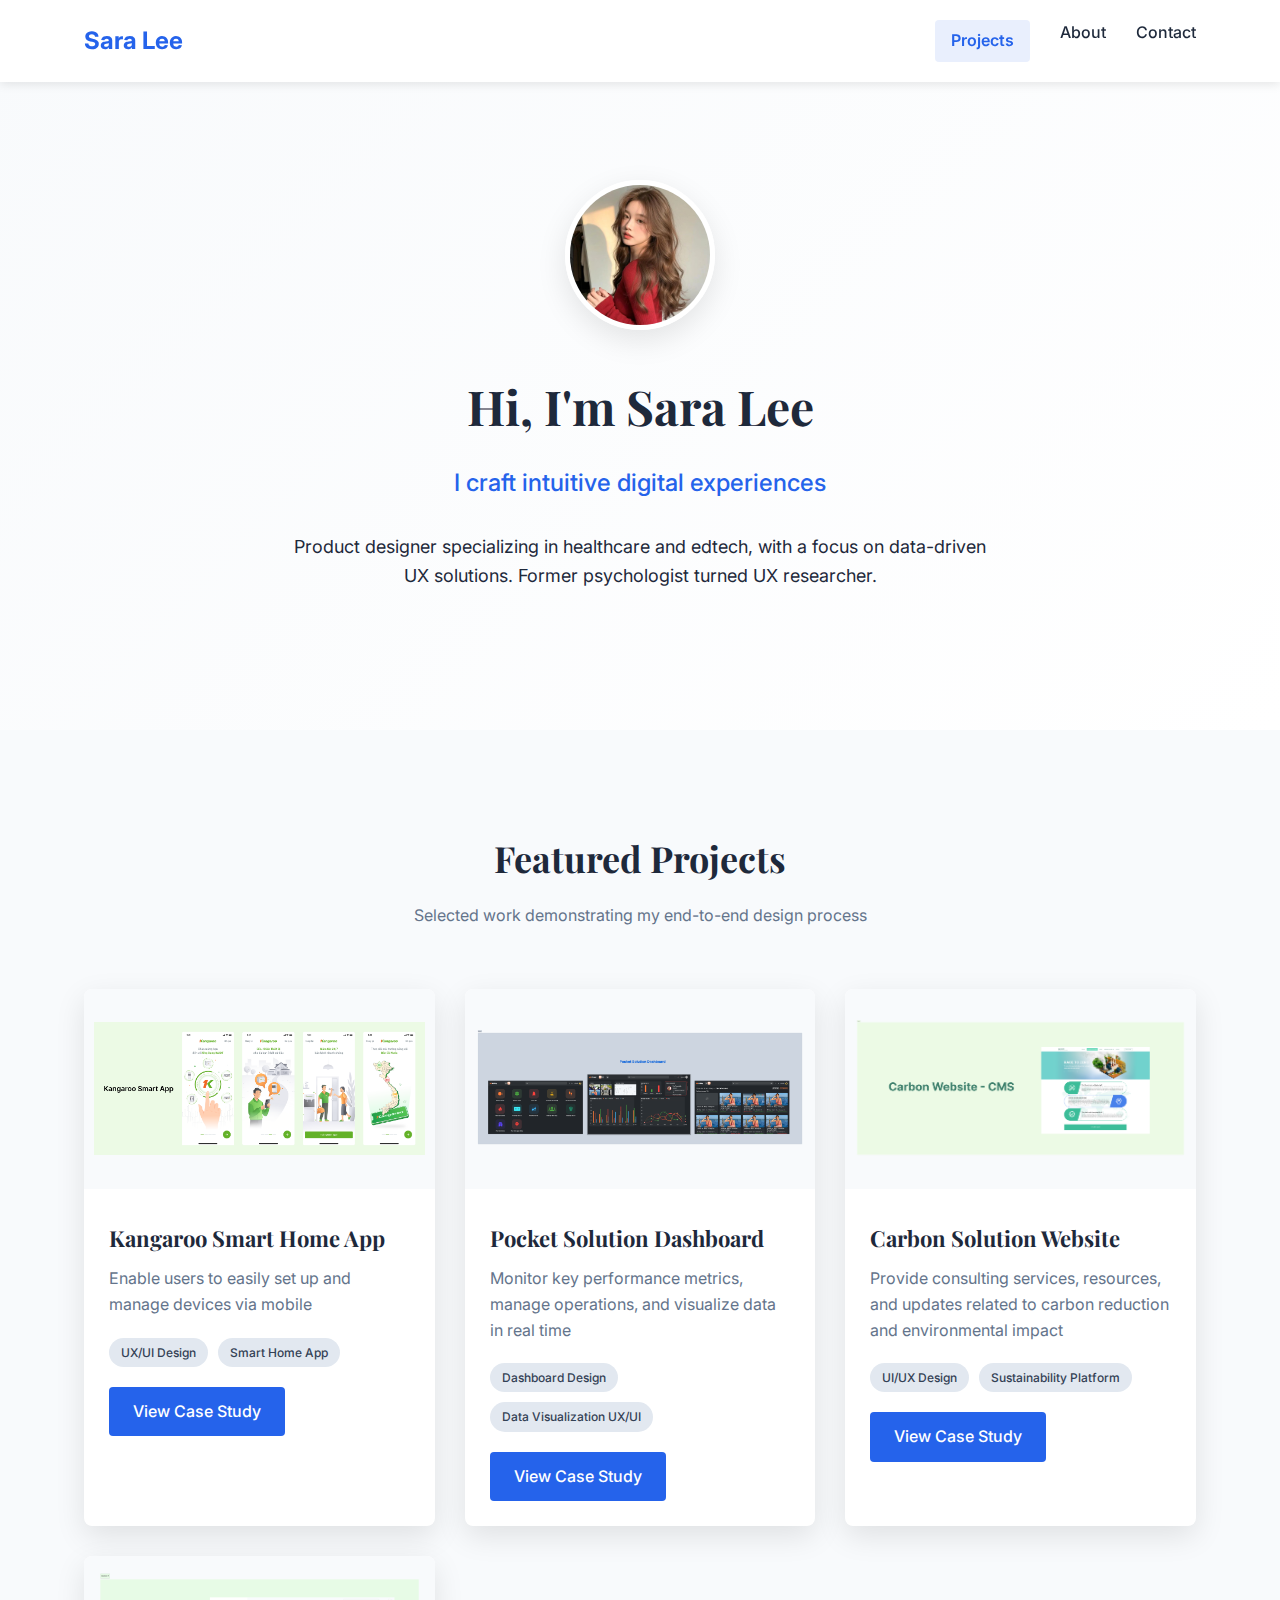
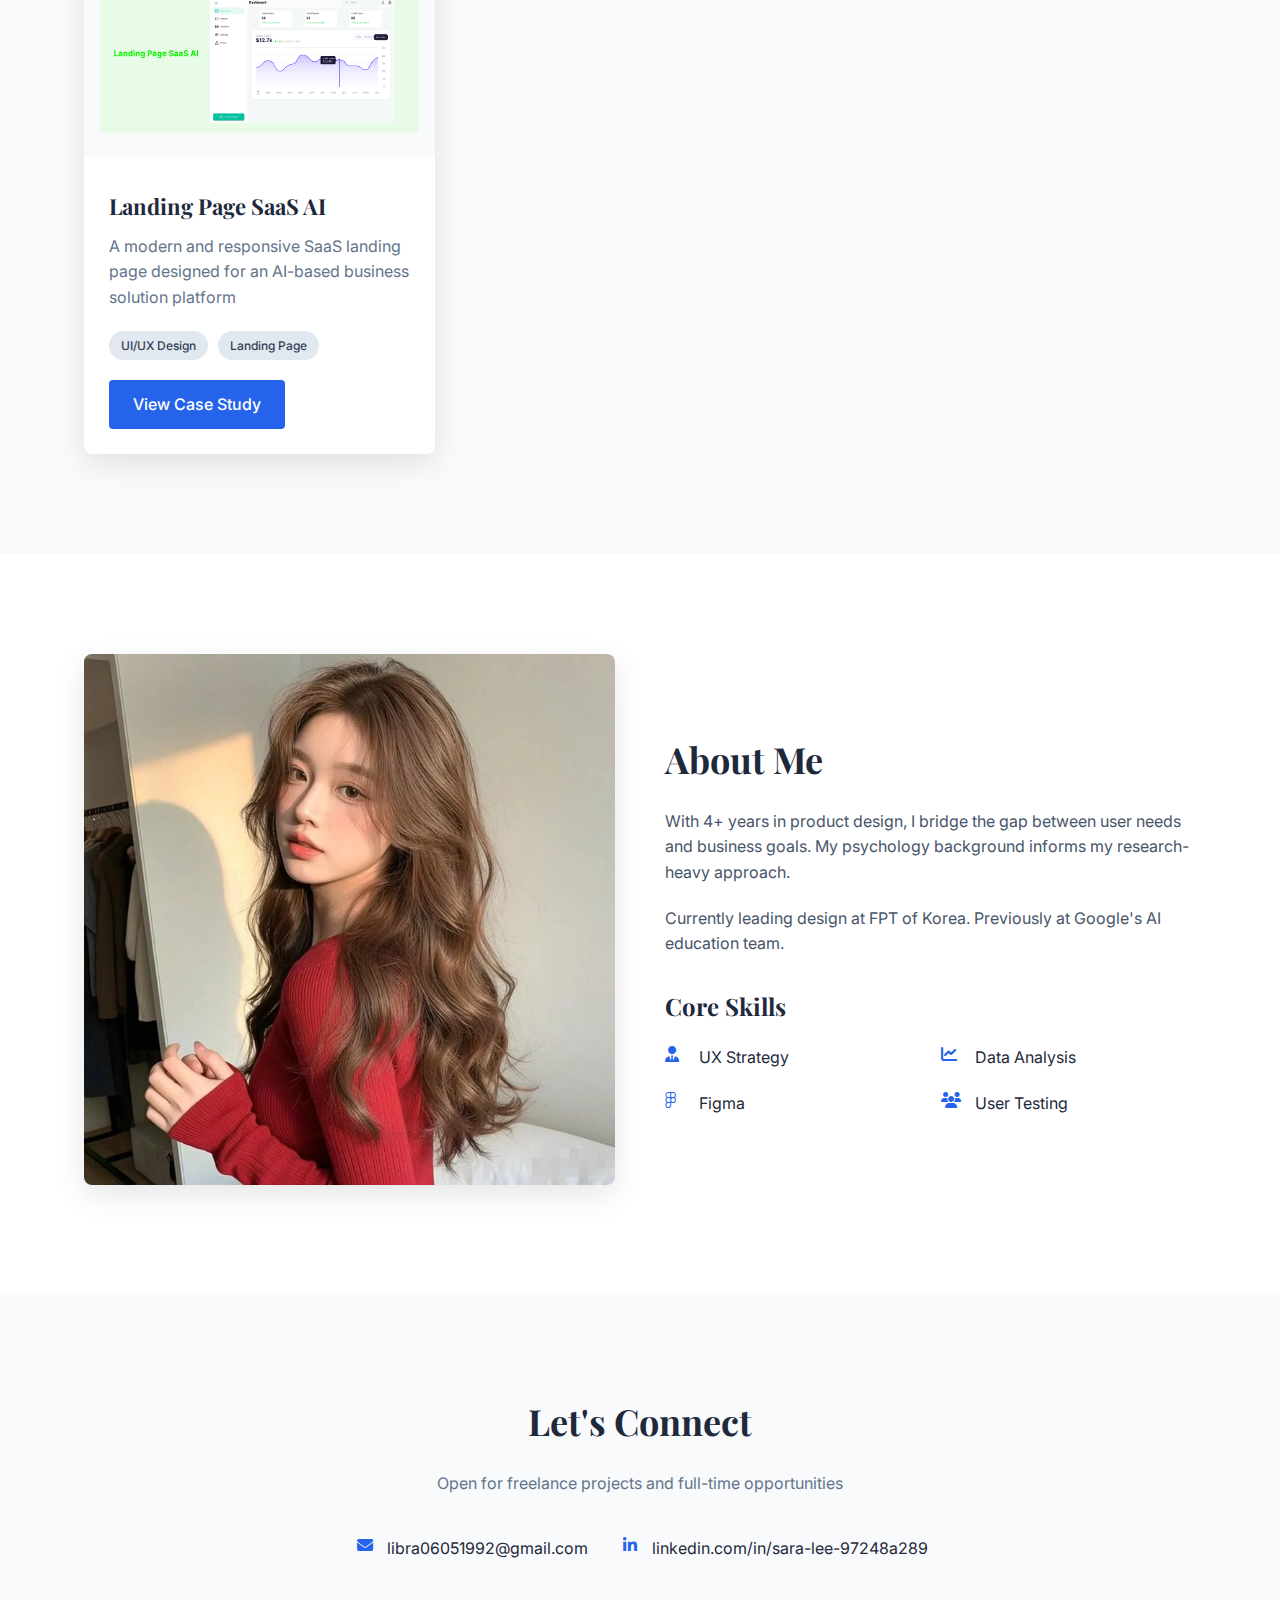
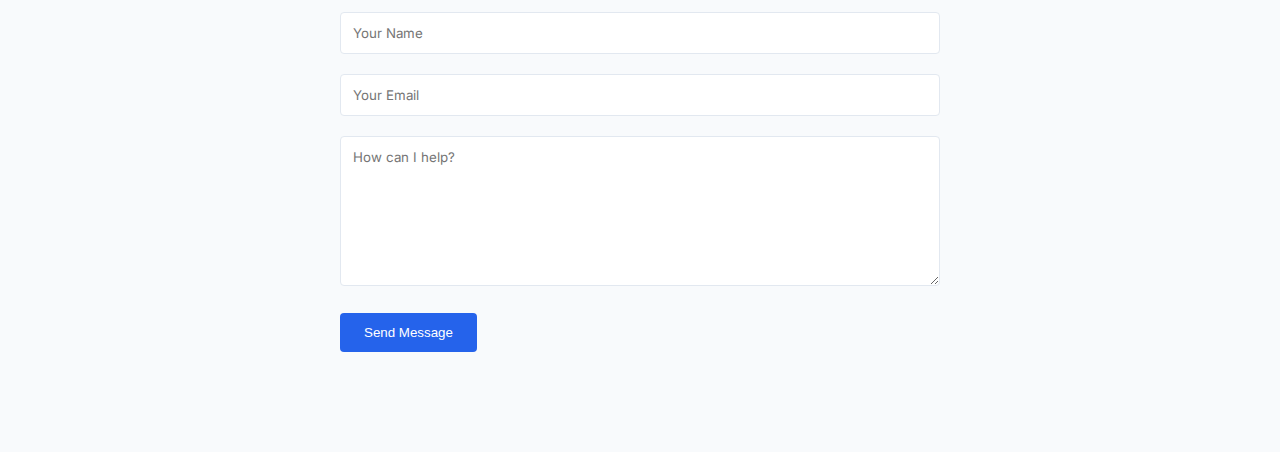
<file: index.html>
<!DOCTYPE html>
<html lang="en">
<head>
    <meta charset="UTF-8">
    <meta name="viewport" content="width=device-width, initial-scale=1.0">
    <title>Sara Lee | UI/UX Designer</title>
    <link rel="stylesheet" href="https://cdnjs.cloudflare.com/ajax/libs/font-awesome/6.4.0/css/all.min.css">
    <link href="https://fonts.googleapis.com/css2?family=Inter:wght@400;500;600&family=Playfair+Display:wght@700&display=swap" rel="stylesheet">
    <link rel="stylesheet" href="css/style.css">
</head>
<body>
    <!-- Header -->
    <header>
        <div class="container">
            <nav>
                <a href="#" class="logo">Sara Lee</a>
                <div class="nav-links">
                    <a href="#projects">Projects</a>
                    <a href="#about">About</a>
                    <a href="#contact">Contact</a>
                </div>
                <button class="menu-toggle" aria-label="Toggle navigation">
                    <i class="fas fa-bars"></i>
                </button>
            </nav>
        </div>
    </header>

    <!-- Hero Section -->
    <section class="hero">
        <div class="container">
            <img src="images/avt.png" alt="Alex Chen" class="hero-avatar">
            <h1>Hi, I'm Sara Lee</h1>
            <p class="slogan">I craft intuitive digital experiences</p>
            <p class="intro">Product designer specializing in healthcare and edtech, with a focus on data-driven UX solutions. Former psychologist turned UX researcher.</p>
            <!-- <div class="hero-actions">
                <a href="assets/-resume.pdf" class="btn btn-primary">Download Resume</a>
                <a href="#projects" class="btn btn-secondary">View Work</a>
            </div> -->
            <!-- <div class="social-links">
                <a href="#"><i class="fab fa-behance"></i></a>
                <a href="#"><i class="fab fa-dribbble"></i></a>
                <a href="#"><i class="fab fa-linkedin-in"></i></a>
            </div> -->
        </div>
    </section>

    <!-- Projects Section -->
    <section class="section" id="projects">
        <div class="container">
            <div class="section-title">
                <h2>Featured Projects</h2>
                <p>Selected work demonstrating my end-to-end design process</p>
            </div>
            <div class="projects-grid">
                <!-- Project 1 -->
                <div class="project-card">
                    <img src="images/logo_project_1.png" alt="Kangaroo Smart Home App" class="project-img">
                    <div class="project-info">
                        <h3>Kangaroo Smart Home App</h3>
                        <p>Enable users to easily set up and manage devices via mobile</p>
                        <div class="project-tags">
                            <span class="project-tag">UX/UI Design</span>
                            <span class="project-tag">Smart Home App</span>
                        </div>
                        <a href="project1.html" class="btn btn-primary">View Case Study</a>
                    </div>
                </div>
                
                <!-- Project 2 -->
                <div class="project-card">
                    <img src="images/logo_project_2.png" alt="Pocket Solution Dashboard" class="project-img">
                    <div class="project-info">
                        <h3>Pocket Solution Dashboard</h3>
                        <p>Monitor key performance metrics, manage operations, and visualize data in real time</p>
                        <div class="project-tags">
                            <span class="project-tag">Dashboard Design</span>
                            <span class="project-tag">Data Visualization UX/UI</span>
                        </div>
                        <a href="project2.html" class="btn btn-primary">View Case Study</a>
                    </div>
                </div>
                
                <!-- Project 3 -->
                <div class="project-card">
                    <img src="images/logo_project_3.png" alt="Carbon Website - CMS" class="project-img">
                    <div class="project-info">
                        <h3>Carbon Solution Website</h3>
                        <p>Provide consulting services, resources, and updates related to carbon reduction and environmental impact</p>
                        <div class="project-tags">
                            <span class="project-tag">UI/UX Design</span>
                            <span class="project-tag">Sustainability Platform</span>
                        </div>
                        <a href="project3.html" class="btn btn-primary">View Case Study</a>
                    </div>
                </div>

                <!-- Project 4 -->
                <div class="project-card">
                    <img src="images/logo_project_4.png" alt="Landing Page SaaS AI" class="project-img">
                    <div class="project-info">
                        <h3>Landing Page SaaS AI</h3>
                        <p>A modern and responsive SaaS landing page designed for an AI-based business solution platform</p>
                        <div class="project-tags">
                            <span class="project-tag">UI/UX Design</span>
                            <span class="project-tag">Landing Page</span>
                        </div>
                        <a href="project4.html" class="btn btn-primary">View Case Study</a>
                    </div>
                </div>
            </div>
        </div>
    </section>

    <!-- About Section -->
    <section class="section about" id="about">
        <div class="container">
            <div class="about-content">
                <div>
                    <img src="images/avt.png" alt="About Alex Chen" class="about-img">
                </div>
                <div class="about-text">
                    <h2>About Me</h2>
                    <p>With 4+ years in product design, I bridge the gap between user needs and business goals. My psychology background informs my research-heavy approach.</p>
                    <p>Currently leading design at FPT of Korea. Previously at Google's AI education team.</p>
                    
                    <div class="skills">
                        <h3>Core Skills</h3>
                        <div class="skills-grid">
                            <div class="skill-item">
                                <i class="fas fa-user-tie skill-icon"></i>
                                <span>UX Strategy</span>
                            </div>
                            <div class="skill-item">
                                <i class="fas fa-chart-line skill-icon"></i>
                                <span>Data Analysis</span>
                            </div>
                            <div class="skill-item">
                                <i class="fab fa-figma skill-icon"></i>
                                <span>Figma</span>
                            </div>
                            <div class="skill-item">
                                <i class="fas fa-users skill-icon"></i>
                                <span>User Testing</span>
                            </div>
                        </div>
                    </div>
                </div>
            </div>
        </div>
    </section>

    <!-- Contact Section -->
    <section class="section contact" id="contact">
        <div class="container">
            <h2>Let's Connect</h2>
            <p>Open for freelance projects and full-time opportunities</p>
            
            <div class="contact-info">
                <div class="contact-item">
                    <i class="fas fa-envelope contact-icon"></i>
                    <span>libra06051992@gmail.com</span>
                </div>
                <div class="contact-item">
                    <i class="fab fa-linkedin-in contact-icon"></i>
                    <span>linkedin.com/in/sara-lee-97248a289</span>
                </div>
            </div>
            
            <form id="contact-form" class="contact-form" action="https://formspree.io/f/meopvwnn" method="post">
                <div class="form-group">
                    <input type="text" id="name" name="name" placeholder="Your Name" required>
                </div>
                <div class="form-group">
                    <input type="email" id="email" name="email" placeholder="Your Email" required>
                </div>
                <div class="form-group">
                    <textarea id="message" name="message" placeholder="How can I help?" required></textarea>
                </div>
                <button type="submit" class="btn btn-primary">Send Message</button>
            </form>
        </div>
    </section>

    <script src="js/main.js"></script>
    <script>
    document.getElementById("contact-form").addEventListener("submit", function(e) {
    e.preventDefault();
    const form = e.target;

    fetch(form.action, {
        method: form.method,
        body: new FormData(form),
        headers: { Accept: "application/json" }
    })
    .then(response => {
        if (response.ok) {
        alert("✅ Thank you! Your message has been sent successfully.");
        form.reset();
        } else {
        alert("❌ Oops! Something went wrong, please try again later.");
        }
    })
    .catch(() => {
        alert("⚠️ Network error. Please try again.");
    });
    });
    </script>

</body>
</html>
</file>
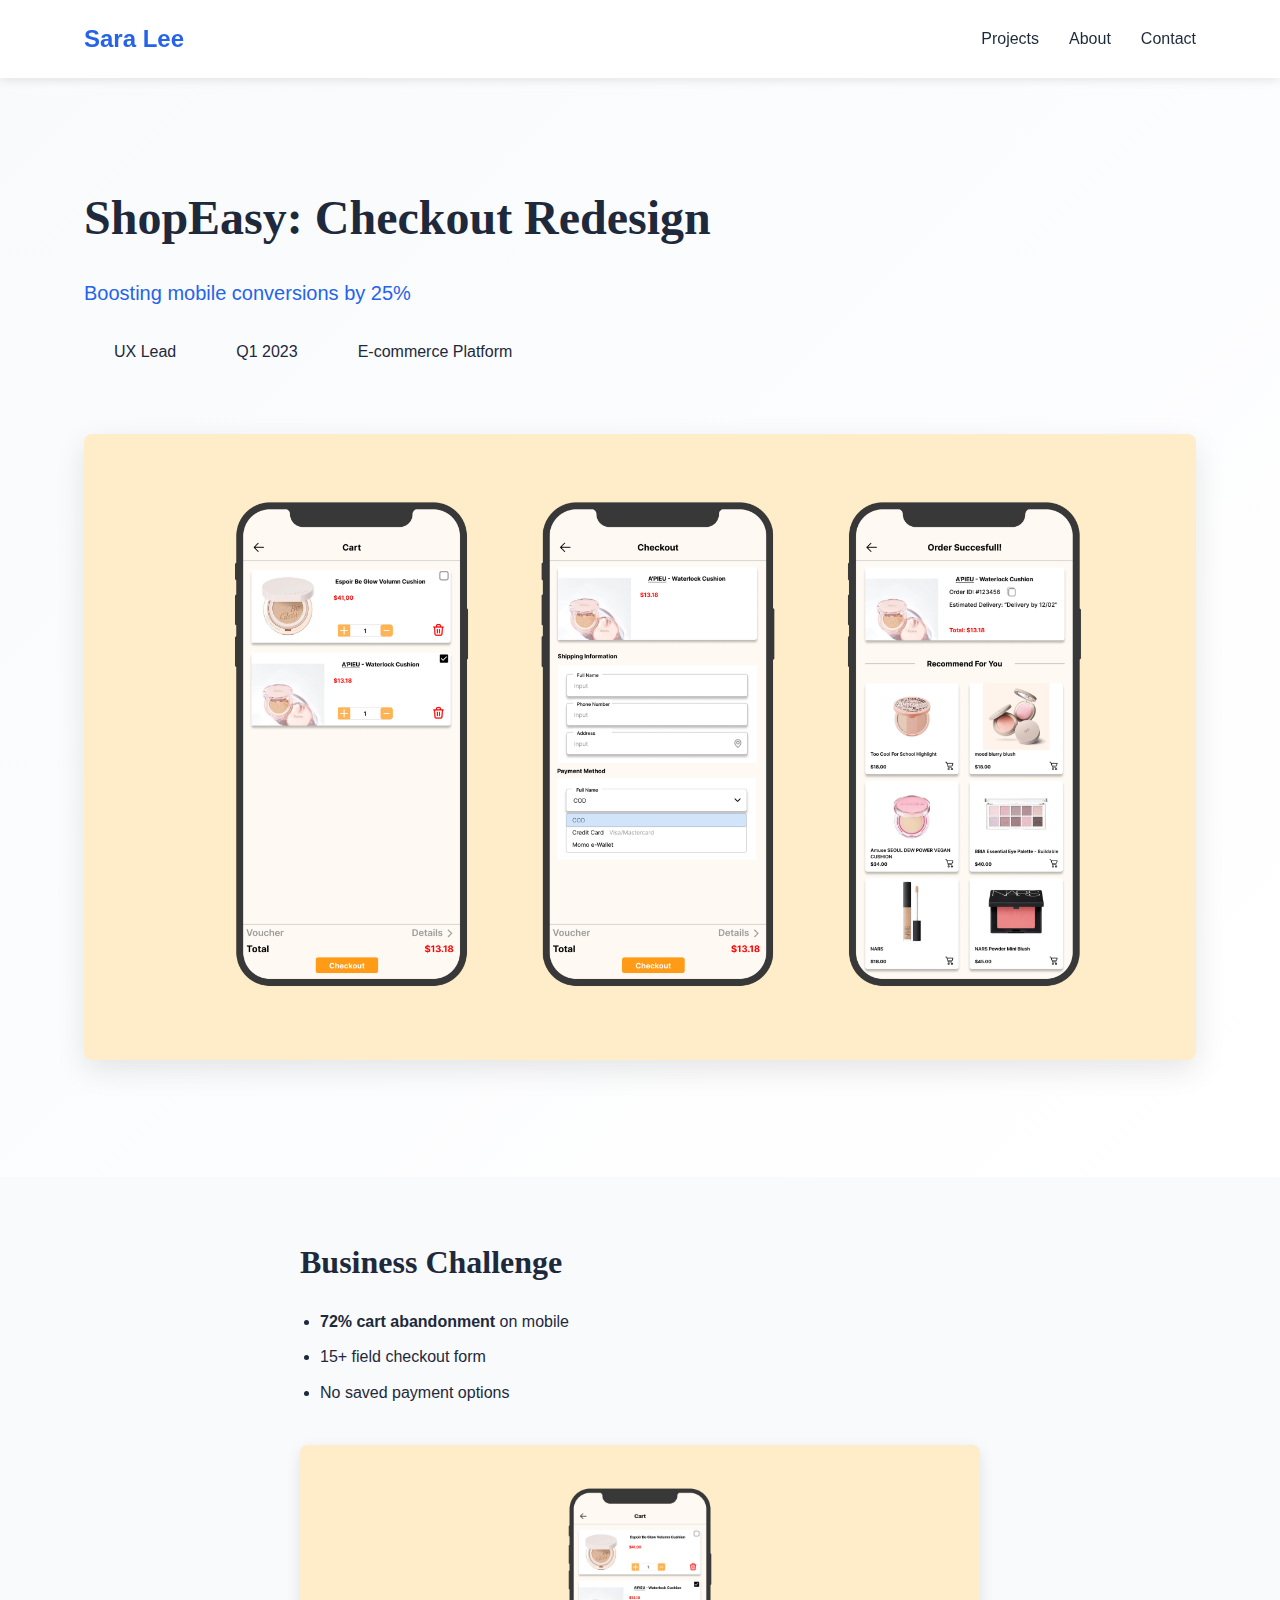
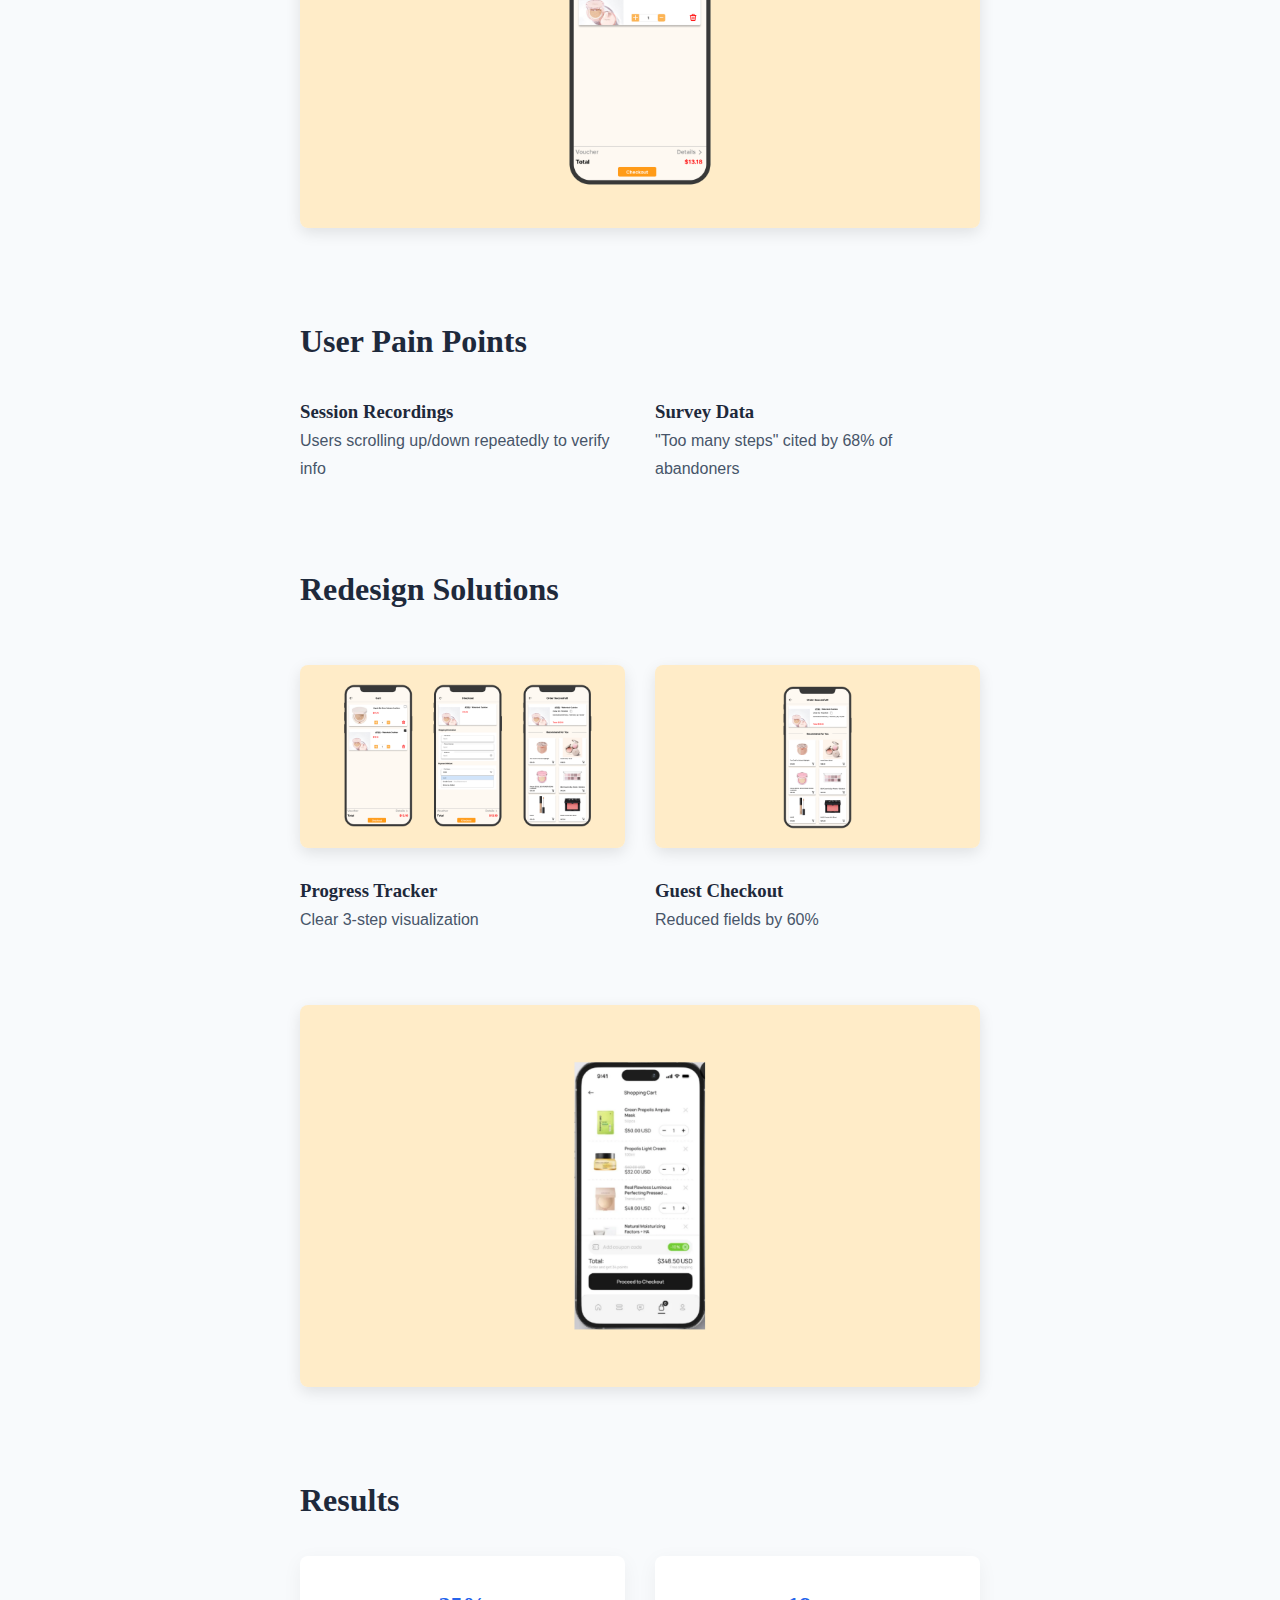
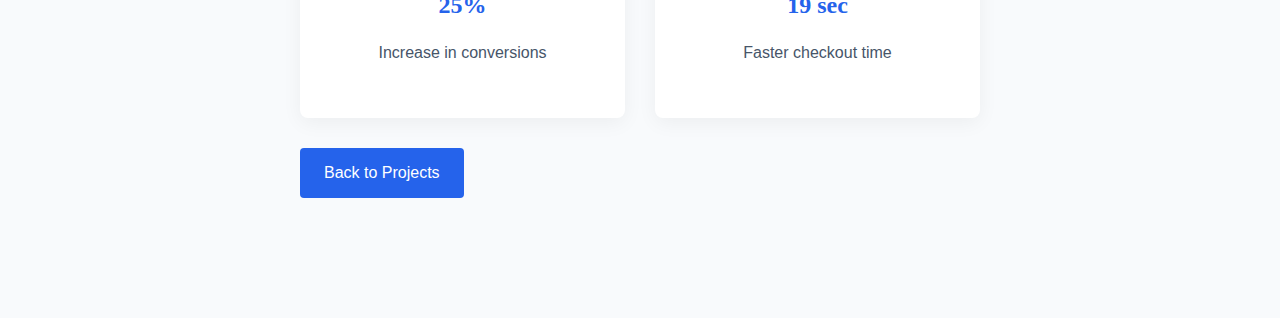
<file: case-study-ecommerce.html>
<!DOCTYPE html>
<html lang="en">
<head>
    <meta charset="UTF-8">
    <meta name="viewport" content="width=device-width, initial-scale=1.0">
    <title>ShopEasy Case Study | Sara Lee</title>
    <link rel="stylesheet" href="css/style.css">
    <link rel="stylesheet" href="css/case-study.css">
</head>
<body>
    <header>
        <div class="container">
            <nav>
                <a href="index.html" class="logo">Sara Lee</a>
                <div class="nav-links">
                    <a href="index.html#projects">Projects</a>
                    <a href="index.html#about">About</a>
                    <a href="index.html#contact">Contact</a>
                </div>
            </nav>
        </div>
    </header>

    <section class="case-study-hero">
        <div class="container">
            <h1>ShopEasy: Checkout Redesign</h1>
            <p class="subtitle">Boosting mobile conversions by 25%</p>
            
            <div class="case-study-meta">
                <div class="meta-item">
                    <i class="fas fa-user meta-icon"></i>
                    <span>UX Lead</span>
                </div>
                <div class="meta-item">
                    <i class="fas fa-calendar meta-icon"></i>
                    <span>Q1 2023</span>
                </div>
                <div class="meta-item">
                    <i class="fas fa-building meta-icon"></i>
                    <span>E-commerce Platform</span>
                </div>
            </div>
            
            <img src="images/shoporia_1.png" alt="ShopEasy checkout flow" class="case-study-img">
        </div>
    </section>
    
    <div class="case-study-content">
        <div class="container">
            <div class="case-study-section">
                <h2>Business Challenge</h2>
                <ul>
                    <li><strong>72% cart abandonment</strong> on mobile</li>
                    <li>15+ field checkout form</li>
                    <li>No saved payment options</li>
                </ul>
                <img src="images/shoporio_2.png" alt="Original checkout" class="case-study-img">
            </div>
            
            <div class="case-study-section">
                <h2>User Pain Points</h2>
                <div class="case-study-grid">
                    <div>
                        <h3>Session Recordings</h3>
                        <p>Users scrolling up/down repeatedly to verify info</p>
                    </div>
                    <div>
                        <h3>Survey Data</h3>
                        <p>"Too many steps" cited by 68% of abandoners</p>
                    </div>
                </div>
            </div>
            
            <div class="case-study-section">
                <h2>Redesign Solutions</h2>
                <div class="case-study-grid">
                    <div>
                        <img src="images/shoporia_1.png" alt="Progress tracker">
                        <h3>Progress Tracker</h3>
                        <p>Clear 3-step visualization</p>
                    </div>
                    <div>
                        <img src="images/shoporio_3.png" alt="Guest flow">
                        <h3>Guest Checkout</h3>
                        <p>Reduced fields by 60%</p>
                    </div>
                </div>
                <img src="images/shoporio_4.png" alt="A/B test results" class="case-study-img">
            </div>
            
            <div class="case-study-section">
                <h2>Results</h2>
                <div class="case-study-grid">
                    <div class="result-card">
                        <h3>25%</h3>
                        <p>Increase in conversions</p>
                    </div>
                    <div class="result-card">
                        <h3>19 sec</h3>
                        <p>Faster checkout time</p>
                    </div>
                </div>
                <a href="index.html#projects" class="btn btn-primary">Back to Projects</a>
            </div>
        </div>
    </div>
</body>
</html>
</file>
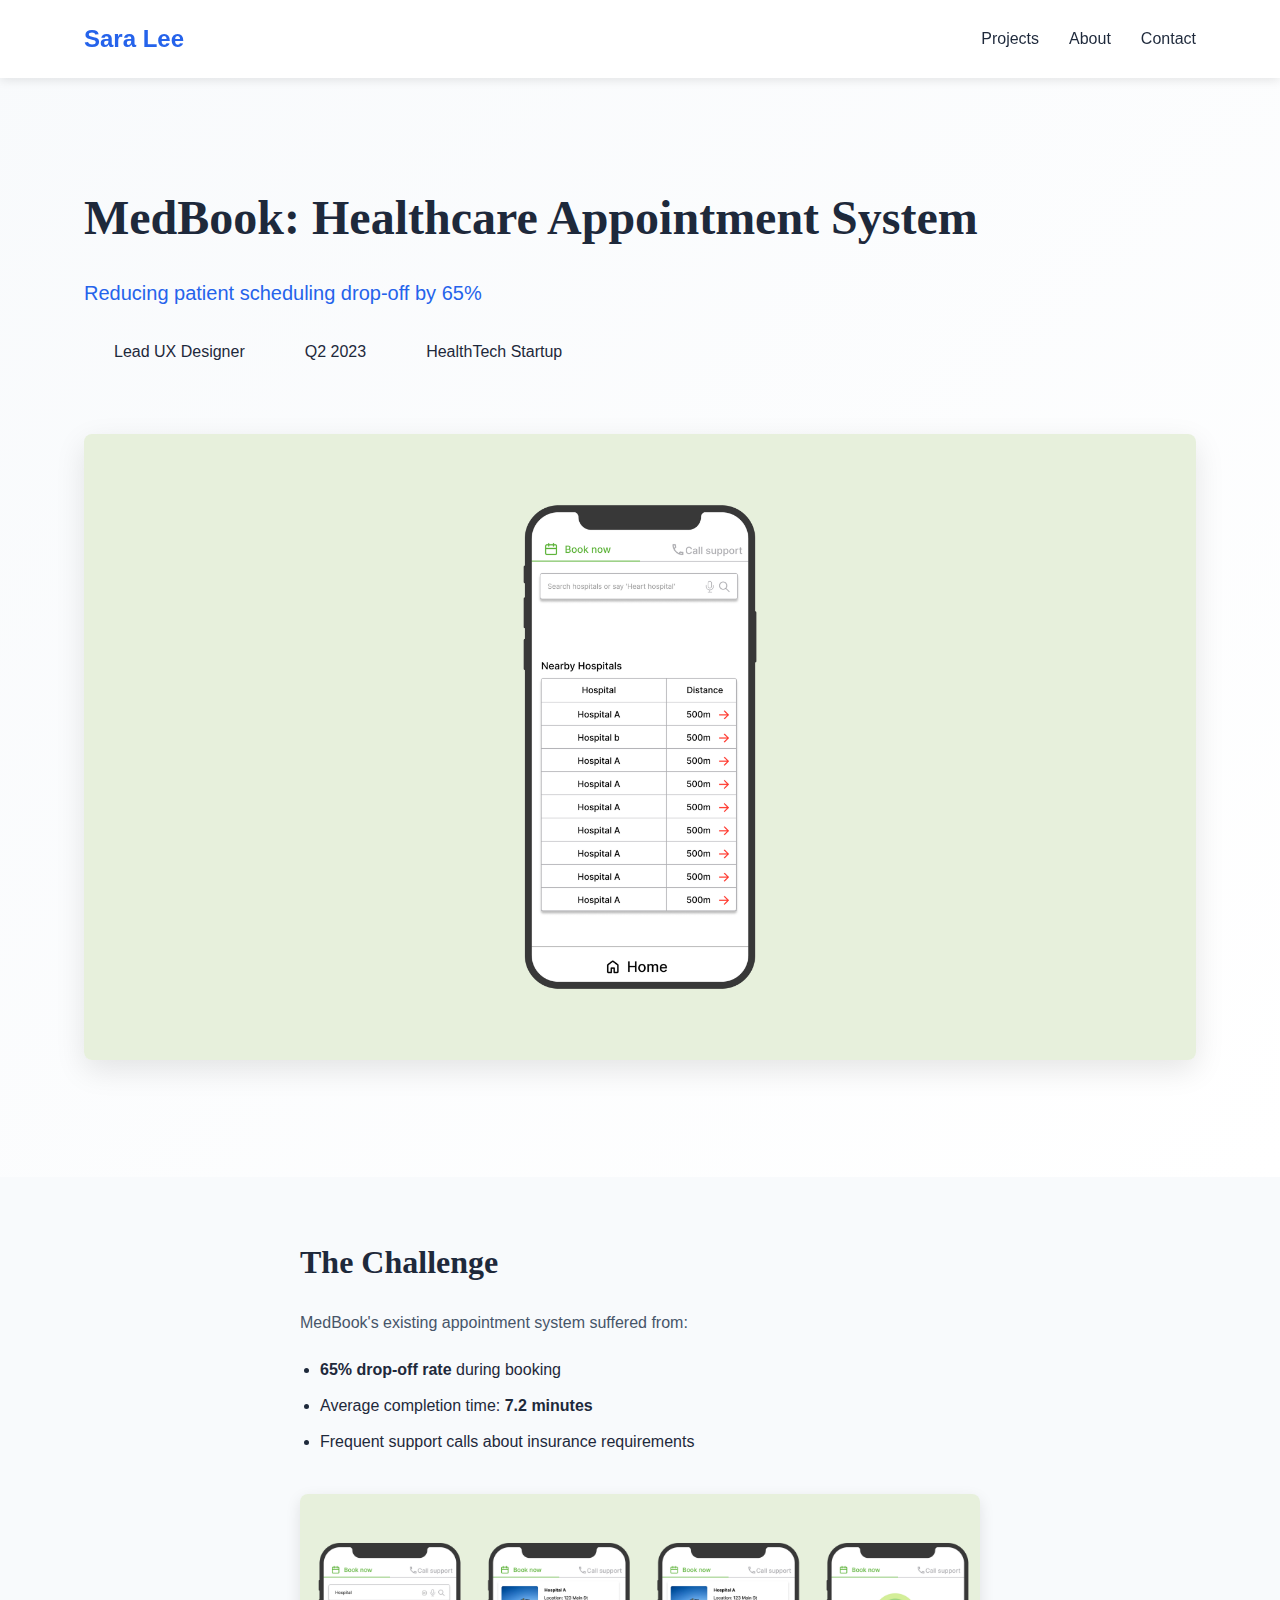
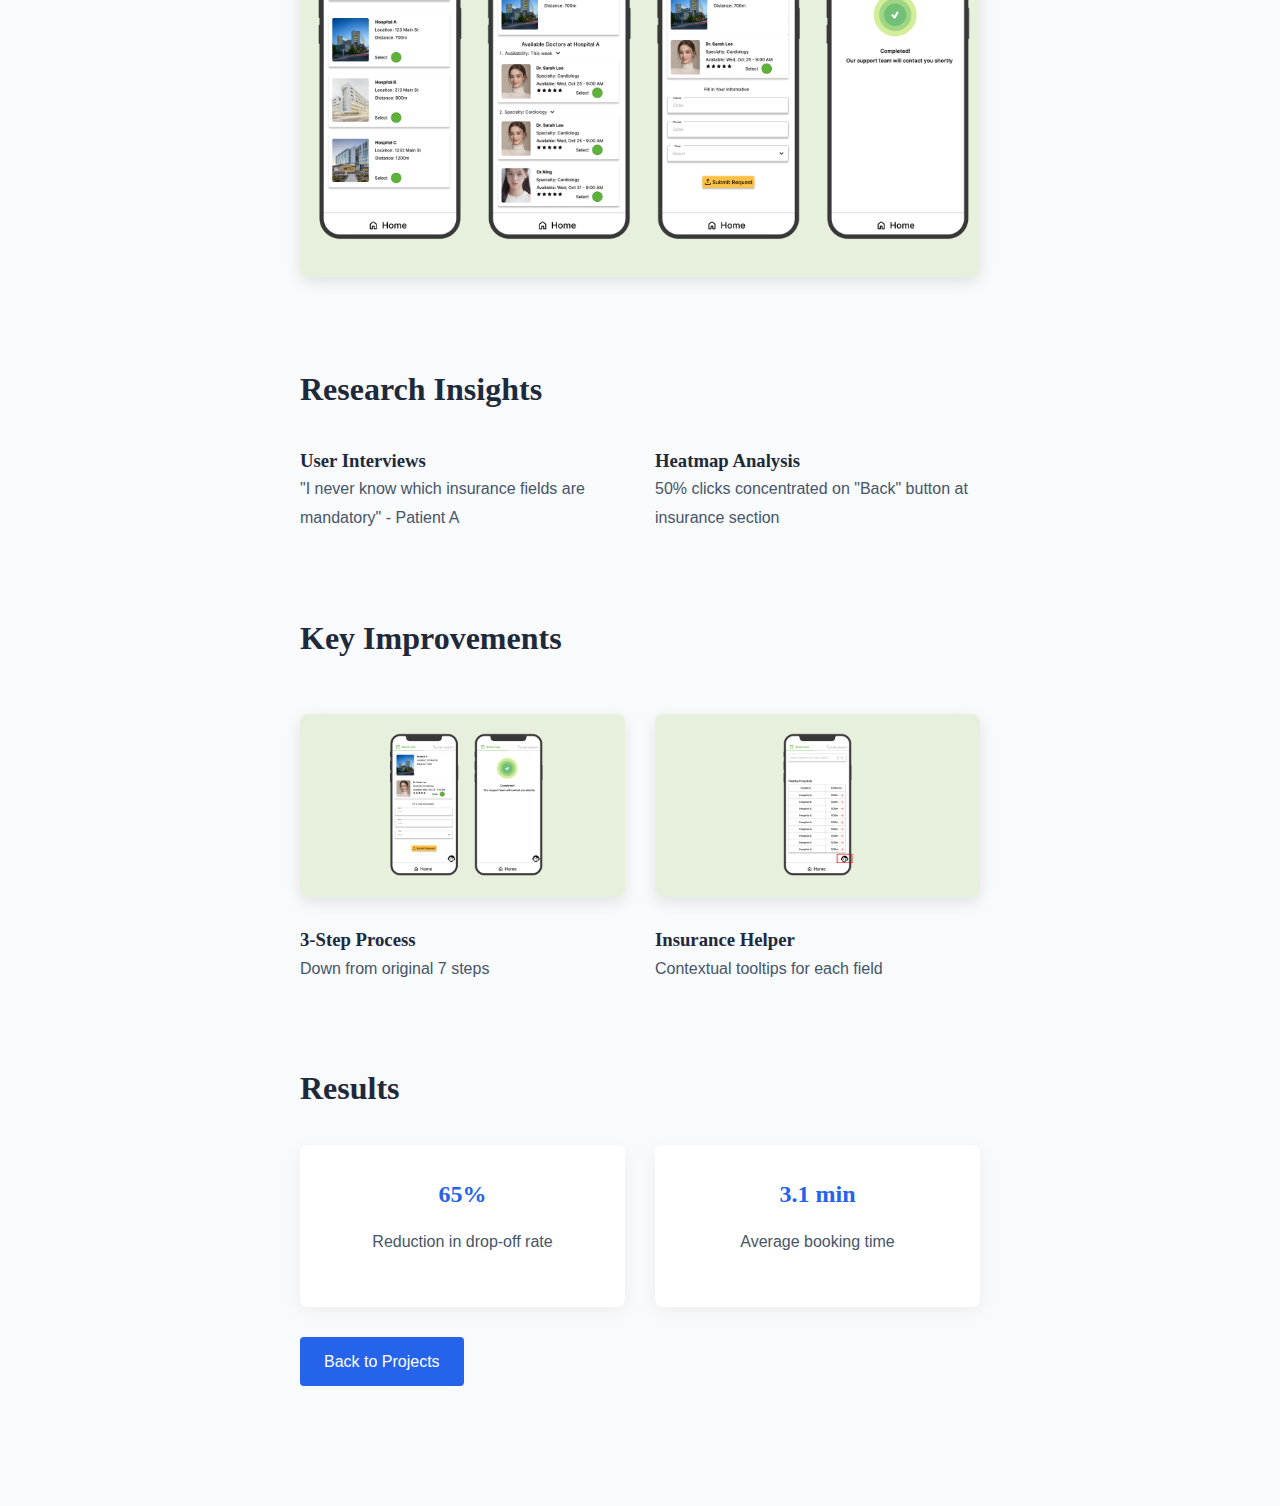
<file: case-study-healthcare.html>
<!DOCTYPE html>
<html lang="en">
<head>
    <meta charset="UTF-8">
    <meta name="viewport" content="width=device-width, initial-scale=1.0">
    <title>MedBook Case Study | Sara Lee</title>
    <link rel="stylesheet" href="css/style.css">
    <link rel="stylesheet" href="css/case-study.css">
</head>
<body>
    <header>
        <div class="container">
            <nav>
                <a href="index.html" class="logo">Sara Lee</a>
                <div class="nav-links">
                    <a href="index.html#projects">Projects</a>
                    <a href="index.html#about">About</a>
                    <a href="index.html#contact">Contact</a>
                </div>
            </nav>
        </div>
    </header>

    <section class="case-study-hero">
        <div class="container">
            <h1>MedBook: Healthcare Appointment System</h1>
            <p class="subtitle">Reducing patient scheduling drop-off by 65%</p>
            
            <div class="case-study-meta">
                <div class="meta-item">
                    <i class="fas fa-user meta-icon"></i>
                    <span>Lead UX Designer</span>
                </div>
                <div class="meta-item">
                    <i class="fas fa-calendar meta-icon"></i>
                    <span>Q2 2023</span>
                </div>
                <div class="meta-item">
                    <i class="fas fa-building meta-icon"></i>
                    <span>HealthTech Startup</span>
                </div>
            </div>
            
            <img src="images/medibook_1.png" alt="MedBook App Screens" class="case-study-img">
        </div>
    </section>
    
    <div class="case-study-content">
        <div class="container">
            <div class="case-study-section">
                <h2>The Challenge</h2>
                <p>MedBook's existing appointment system suffered from:</p>
                <ul>
                    <li><strong>65% drop-off rate</strong> during booking</li>
                    <li>Average completion time: <strong>7.2 minutes</strong></li>
                    <li>Frequent support calls about insurance requirements</li>
                </ul>
                <img src="images/medibook_2.png" alt="Original user flow" class="case-study-img">
            </div>
            
            <div class="case-study-section">
                <h2>Research Insights</h2>
                <div class="case-study-grid">
                    <div>
                        <h3>User Interviews</h3>
                        <p>"I never know which insurance fields are mandatory" - Patient A</p>
                    </div>
                    <div>
                        <h3>Heatmap Analysis</h3>
                        <p>50% clicks concentrated on "Back" button at insurance section</p>
                    </div>
                </div>
            </div>
            
            <div class="case-study-section">
                <h2>Key Improvements</h2>
                <div class="case-study-grid">
                    <div>
                        <img src="images/medibook_3.png" alt="Simplified flow">
                        <h3>3-Step Process</h3>
                        <p>Down from original 7 steps</p>
                    </div>
                    <div>
                        <img src="images/medibook_4.png" alt="Insurance helper">
                        <h3>Insurance Helper</h3>
                        <p>Contextual tooltips for each field</p>
                    </div>
                </div>
            </div>
            
            <div class="case-study-section">
                <h2>Results</h2>
                <div class="case-study-grid">
                    <div class="result-card">
                        <h3>65%</h3>
                        <p>Reduction in drop-off rate</p>
                    </div>
                    <div class="result-card">
                        <h3>3.1 min</h3>
                        <p>Average booking time</p>
                    </div>
                </div>
                <a href="index.html#projects" class="btn btn-primary">Back to Projects</a>
            </div>
        </div>
    </div>
</body>
</html>
</file>
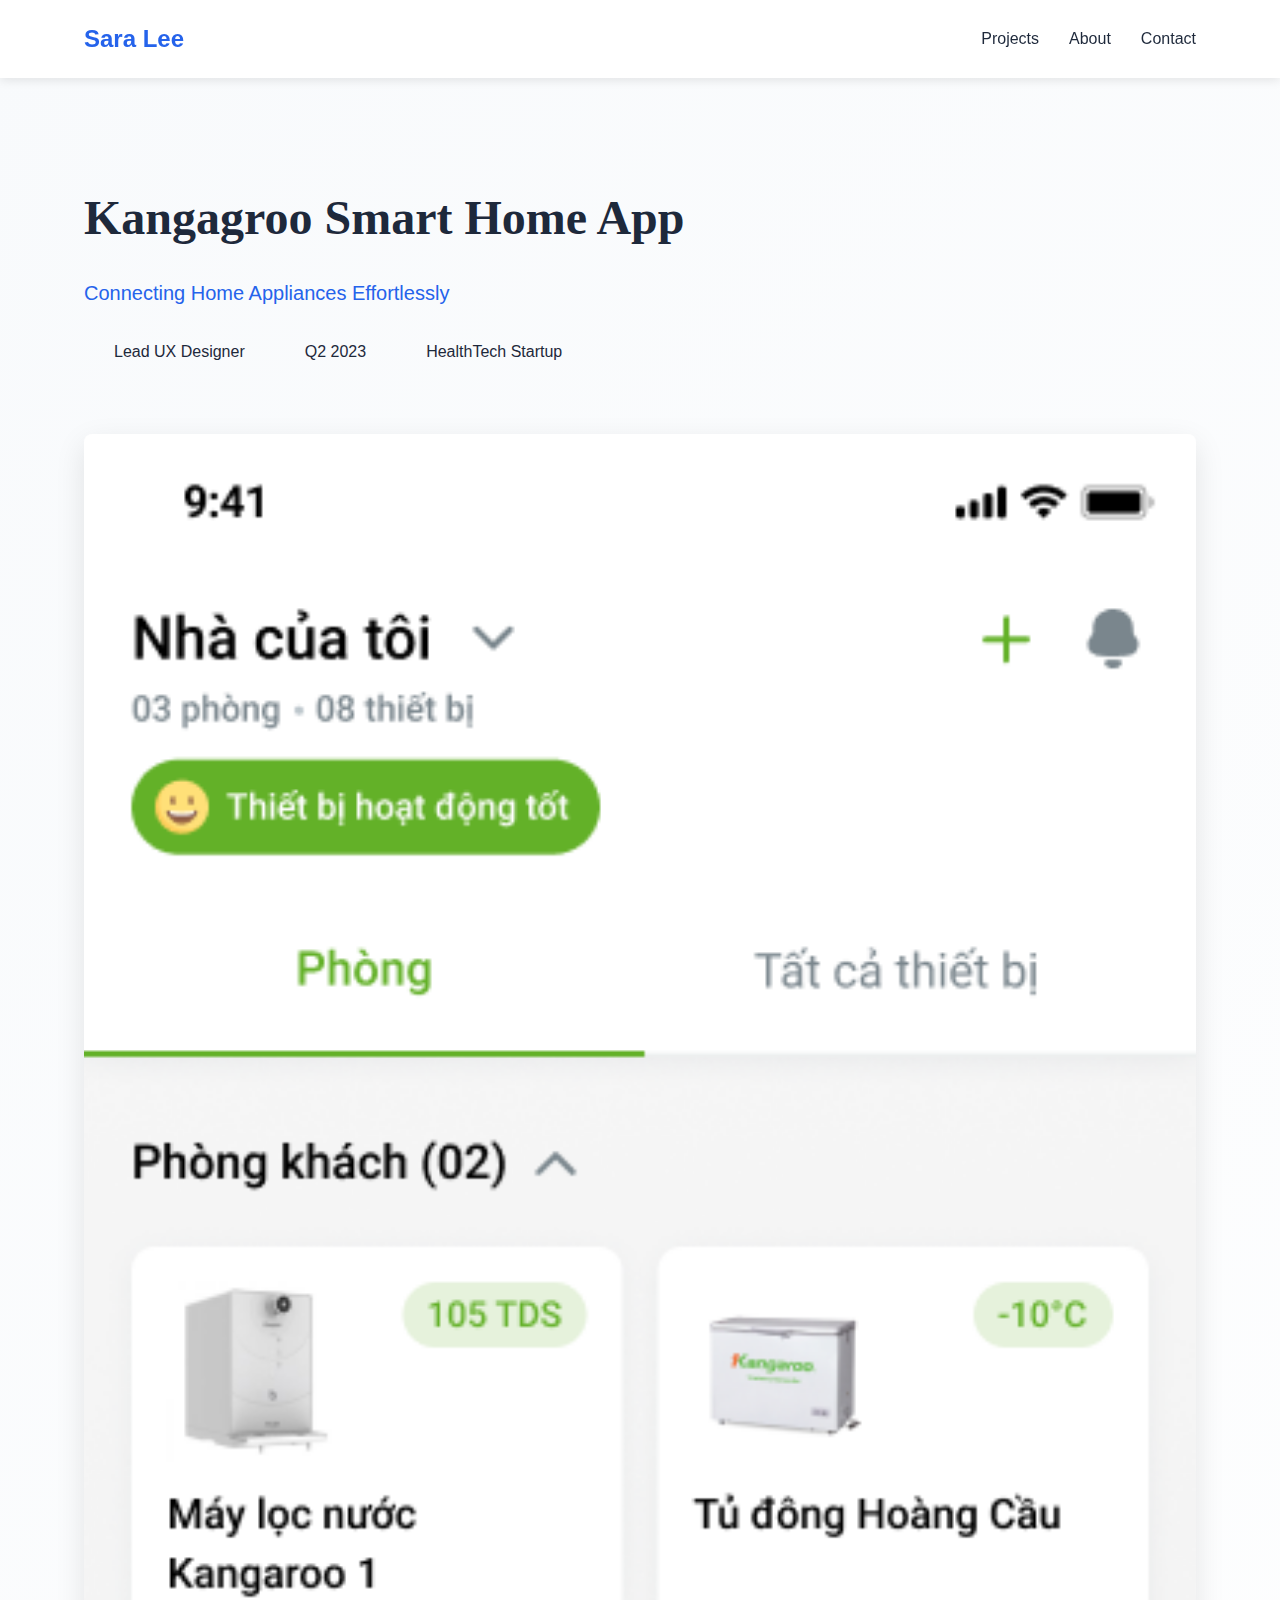
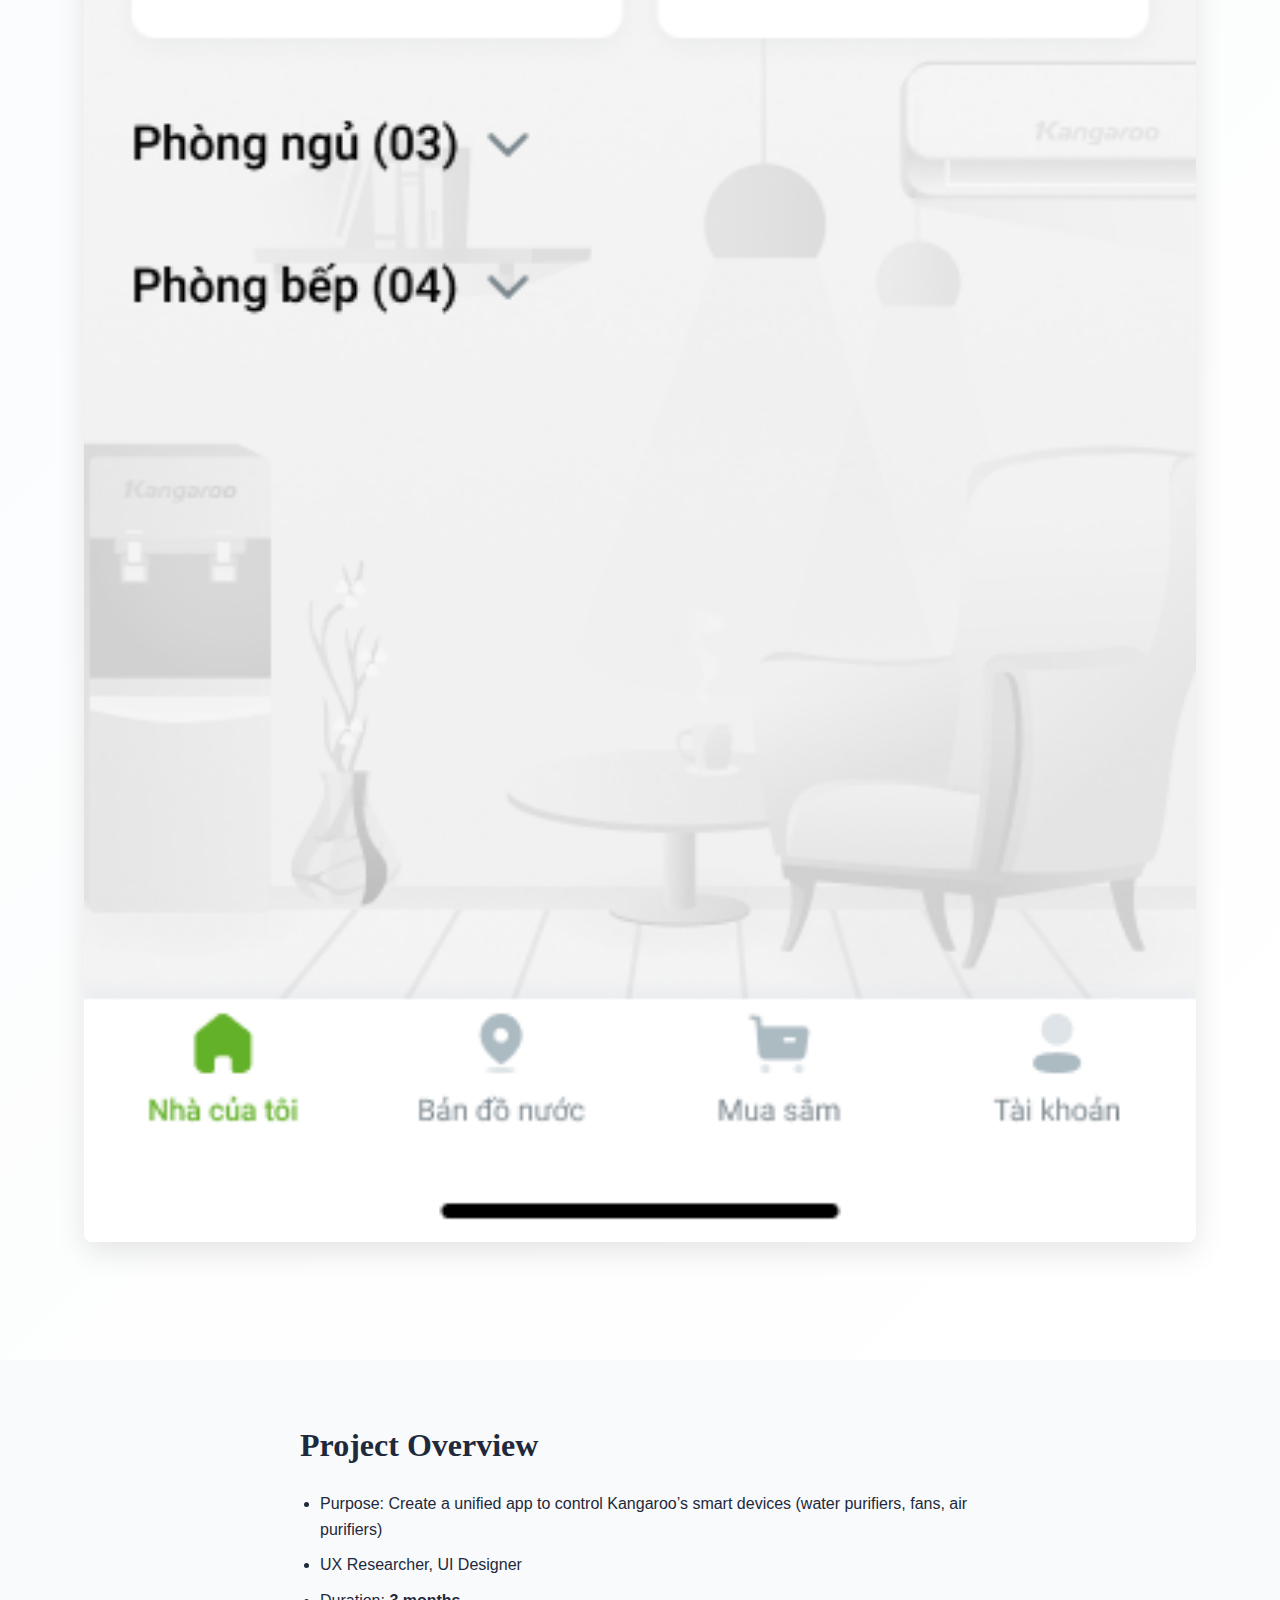
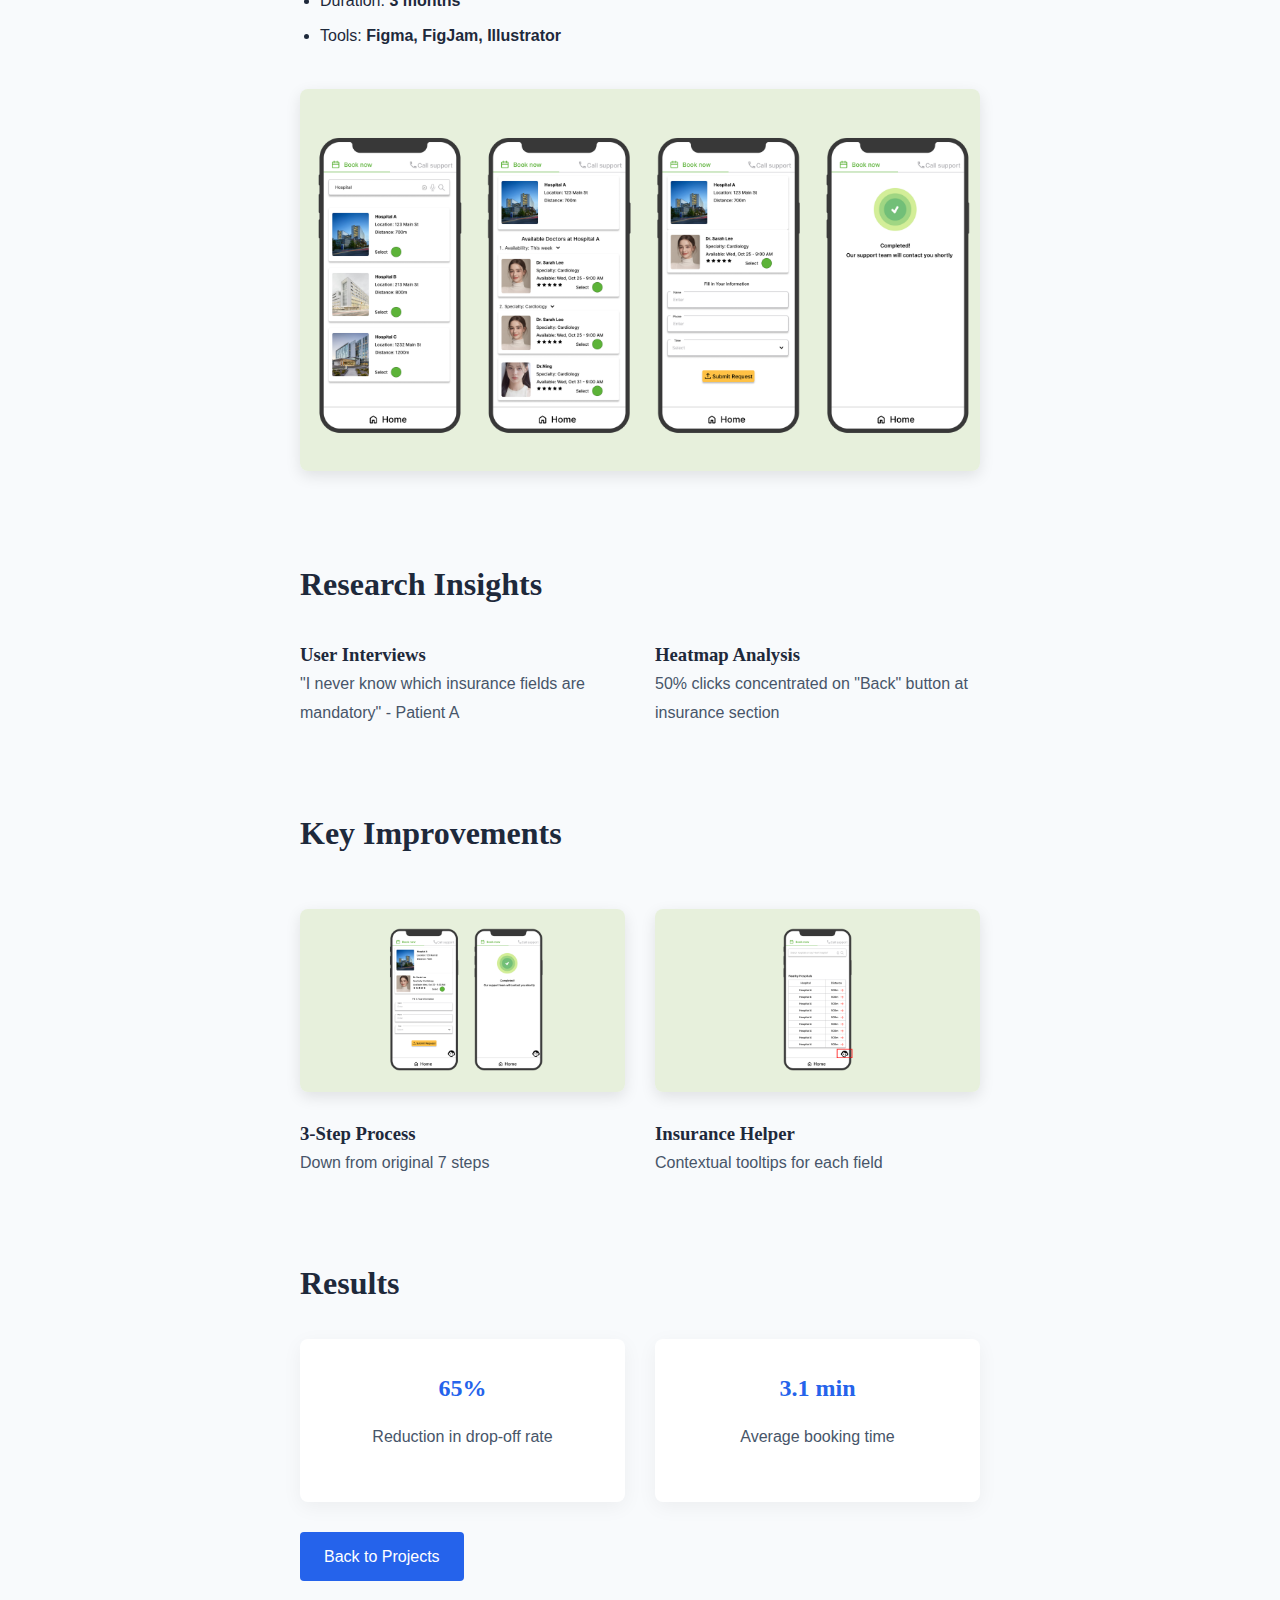
<file: kangaroo-smart-home-app.html>
<!DOCTYPE html>
<html lang="en">
<head>
    <meta charset="UTF-8">
    <meta name="viewport" content="width=device-width, initial-scale=1.0">
    <title>Kangagroo Smart Home App | Sara Lee</title>
    <link rel="stylesheet" href="css/style.css">
    <link rel="stylesheet" href="css/case-study.css">
</head>
<body>
    <header>
        <div class="container">
            <nav>
                <a href="index.html" class="logo">Sara Lee</a>
                <div class="nav-links">
                    <a href="index.html#projects">Projects</a>
                    <a href="index.html#about">About</a>
                    <a href="index.html#contact">Contact</a>
                </div>
            </nav>
        </div>
    </header>

    <section class="case-study-hero">
        <div class="container">
            <h1>Kangagroo Smart Home App</h1>
            <p class="subtitle">Connecting Home Appliances Effortlessly</p>
            
            <div class="case-study-meta">
                <div class="meta-item">
                    <i class="fas fa-user meta-icon"></i>
                    <span>Lead UX Designer</span>
                </div>
                <div class="meta-item">
                    <i class="fas fa-calendar meta-icon"></i>
                    <span>Q2 2023</span>
                </div>
                <div class="meta-item">
                    <i class="fas fa-building meta-icon"></i>
                    <span>HealthTech Startup</span>
                </div>
            </div>
            
            <img src="images/project1_img1.png" alt="Kangaroo app Preview" class="case-study-img framed">
        </div>
    </section>
    
    <div class="case-study-content">
        <div class="container">
            <div class="case-study-section">
                <h2>Project Overview</h2>
                <!-- <p>MedBook's existing appointment system suffered from:</p> -->
                <ul>
                    <li>Purpose: Create a unified app to control Kangaroo’s smart devices (water purifiers, fans, air purifiers)</li>
                    <li>UX Researcher, UI Designer</li>
                    <li>Duration: <Strong>3 months</Strong></li>
                    <li>Tools: <strong>Figma, FigJam, Illustrator</strong></li>
                </ul>
                <img src="images/medibook_2.png" alt="Original user flow" class="case-study-img">
            </div>
            
            <div class="case-study-section">
                <h2>Research Insights</h2>
                <div class="case-study-grid">
                    <div>
                        <h3>User Interviews</h3>
                        <p>"I never know which insurance fields are mandatory" - Patient A</p>
                    </div>
                    <div>
                        <h3>Heatmap Analysis</h3>
                        <p>50% clicks concentrated on "Back" button at insurance section</p>
                    </div>
                </div>
            </div>
            
            <div class="case-study-section">
                <h2>Key Improvements</h2>
                <div class="case-study-grid">
                    <div>
                        <img src="images/medibook_3.png" alt="Simplified flow">
                        <h3>3-Step Process</h3>
                        <p>Down from original 7 steps</p>
                    </div>
                    <div>
                        <img src="images/medibook_4.png" alt="Insurance helper">
                        <h3>Insurance Helper</h3>
                        <p>Contextual tooltips for each field</p>
                    </div>
                </div>
            </div>
            
            <div class="case-study-section">
                <h2>Results</h2>
                <div class="case-study-grid">
                    <div class="result-card">
                        <h3>65%</h3>
                        <p>Reduction in drop-off rate</p>
                    </div>
                    <div class="result-card">
                        <h3>3.1 min</h3>
                        <p>Average booking time</p>
                    </div>
                </div>
                <a href="index.html#projects" class="btn btn-primary">Back to Projects</a>
            </div>
        </div>
    </div>
</body>
</html>
</file>
<file: css/style.css>
/* Global Styles */
:root {
    --primary: #2563eb;
    --secondary: #f59e0b;
    --neutral: #f8fafc;
    --dark: #1e293b;
    --light: #ffffff;
}

* {
    margin: 0;
    padding: 0;
    box-sizing: border-box;
}

body {
    font-family: 'Inter', sans-serif;
    line-height: 1.6;
    color: var(--dark);
    background-color: var(--neutral);
}

h1, h2, h3 {
    font-family: 'Playfair Display', serif;
    font-weight: 700;
}

a {
    text-decoration: none;
    color: inherit;
}

.container {
    width: 90%;
    max-width: 1200px;
    margin: 0 auto;
    padding: 0 20px;
}

.btn {
    display: inline-block;
    padding: 12px 24px;
    border-radius: 4px;
    font-weight: 500;
    transition: all 0.3s ease;
    border: none;
    cursor: pointer;
}

.btn-primary {
    background-color: var(--primary);
    color: var(--light);
}

.btn-primary:hover {
    background-color: #1d4ed8;
    transform: translateY(-2px);
}

.btn-secondary {
    background-color: var(--secondary);
    color: var(--light);
}

.btn-secondary:hover {
    background-color: #d97706;
    transform: translateY(-2px);
}

/* Header Styles */
header {
    background-color: var(--light);
    box-shadow: 0 2px 10px rgba(0, 0, 0, 0.1);
    position: fixed;
    width: 100%;
    z-index: 100;
}

nav {
    display: flex;
    justify-content: space-between;
    align-items: center;
    padding: 20px 0;
}

.logo {
    font-size: 24px;
    font-weight: 700;
    color: var(--primary);
}

.nav-links {
    display: flex;
    gap: 30px;
}

.nav-links a {
    font-weight: 500;
    position: relative;
}

.nav-links a:hover {
    color: var(--primary);
}

/* === Tab đang active === */
.nav-links a.active {
    color: var(--primary);
    font-weight: 600;
}

.nav-links a::after {
    content: '';
    position: absolute;
    bottom: -5px;
    left: 0;
    width: 0;
    height: 2px;
    background-color: var(--primary);
    transition: width 0.3s ease;
}

.nav-links a:hover::after {
    width: 100%;
}

.nav-links a.active {
    background-color: rgba(37, 99, 235, 0.1); /* Màu nền nhạt */
    padding: 8px 16px;
    border-radius: 4px;
}


.menu-toggle {
    display: none;
    background: none;
    border: none;
    font-size: 24px;
    color: var(--dark);
    cursor: pointer;
}

/* Hero Section */
.hero {
    padding: 180px 0 100px;
    text-align: center;
    background: linear-gradient(135deg, var(--neutral) 0%, var(--light) 100%);
}

.hero-avatar {
    width: 150px;
    height: 150px;
    border-radius: 50%;
    object-fit: cover;
    margin-bottom: 30px;
    border: 5px solid var(--light);
    box-shadow: 0 10px 30px rgba(0, 0, 0, 0.1);
}

.hero h1 {
    font-size: 48px;
    margin-bottom: 20px;
    color: var(--dark);
}

.hero p.slogan {
    font-size: 24px;
    color: var(--primary);
    margin-bottom: 30px;
    font-weight: 500;
}

.hero p.intro {
    max-width: 700px;
    margin: 0 auto 40px;
    font-size: 18px;
    color: var(--dark);
}

.hero-actions {
    display: flex;
    gap: 20px;
    justify-content: center;
    margin-bottom: 50px;
}

.social-links {
    display: flex;
    gap: 20px;
    justify-content: center;
}

.social-links a {
    width: 40px;
    height: 40px;
    border-radius: 50%;
    background-color: var(--light);
    display: flex;
    align-items: center;
    justify-content: center;
    box-shadow: 0 5px 15px rgba(0, 0, 0, 0.1);
    transition: all 0.3s ease;
}

.social-links a:hover {
    background-color: var(--primary);
    color: var(--light);
    transform: translateY(-5px);
}

/* Projects Section */
.section {
    padding: 100px 0;
}

.section-title {
    text-align: center;
    margin-bottom: 60px;
}

.section-title h2 {
    font-size: 36px;
    color: var(--dark);
    margin-bottom: 15px;
}

.section-title p {
    color: #64748b;
    max-width: 600px;
    margin: 0 auto;
}

.projects-grid {
    display: grid;
    grid-template-columns: repeat(auto-fit, minmax(300px, 1fr));
    gap: 30px;
}

.project-card {
    background-color: var(--light);
    border-radius: 8px;
    overflow: hidden;
    box-shadow: 0 10px 30px rgba(0, 0, 0, 0.1);
    transition: all 0.3s ease;
}

.project-card:hover {
    transform: translateY(-10px);
    box-shadow: 0 15px 40px rgba(0, 0, 0, 0.15);
}

.project-img {
    width: 100%;
    height: 200px;
    object-fit: contain;
    background-color: #f8fafc;
    padding: 10px;
}

.project-info {
    padding: 25px;
}

.project-info h3 {
    font-size: 22px;
    margin-bottom: 10px;
}

.project-info p {
    color: #64748b;
    margin-bottom: 20px;
}

.project-tags {
    display: flex;
    flex-wrap: wrap;
    gap: 10px;
    margin-bottom: 20px;
}

.project-tag {
    background-color: #e2e8f0;
    color: #334155;
    padding: 5px 12px;
    border-radius: 20px;
    font-size: 12px;
    font-weight: 500;
}

/* About Section */
.about {
    background-color: var(--light);
}

.about-content {
    display: grid;
    grid-template-columns: 1fr 1fr;
    gap: 50px;
    align-items: center;
}

.about-img {
    width: 100%;
    border-radius: 8px;
    box-shadow: 0 10px 30px rgba(0, 0, 0, 0.1);
}

.about-text h2 {
    font-size: 36px;
    margin-bottom: 20px;
    color: var(--dark);
}

.about-text p {
    margin-bottom: 20px;
    color: #475569;
}

.skills {
    margin-top: 30px;
}

.skills h3 {
    font-size: 24px;
    margin-bottom: 20px;
}

.skills-grid {
    display: grid;
    grid-template-columns: repeat(2, 1fr);
    gap: 20px;
}

.skill-item {
    display: flex;
    align-items: center;
    gap: 10px;
}

.skill-icon {
    width: 24px;
    height: 24px;
    color: var(--primary);
}

/* Contact Section */
.contact {
    text-align: center;
}

.contact h2 {
    font-size: 36px;
    margin-bottom: 20px;
}

.contact p {
    max-width: 600px;
    margin: 0 auto 40px;
    color: #64748b;
}

.contact-info {
    display: flex;
    justify-content: center;
    gap: 30px;
    margin-bottom: 50px;
}

.contact-item {
    display: flex;
    align-items: center;
    gap: 10px;
}

.contact-icon {
    width: 24px;
    height: 24px;
    color: var(--primary);
}

.contact-form {
    max-width: 600px;
    margin: 0 auto;
    text-align: left;
}

.form-group {
    margin-bottom: 20px;
}

.form-group input,
.form-group textarea {
    width: 100%;
    padding: 12px;
    border: 1px solid #e2e8f0;
    border-radius: 4px;
    font-family: 'Inter', sans-serif;
    transition: all 0.3s ease;
}

.form-group input:focus,
.form-group textarea:focus {
    outline: none;
    border-color: var(--primary);
    box-shadow: 0 0 0 3px rgba(37, 99, 235, 0.1);
}

.form-group textarea {
    min-height: 150px;
    resize: vertical;
}

/* Footer */
footer {
    background-color: var(--dark);
    color: var(--light);
    padding: 30px 0;
    text-align: center;
}

.footer-links {
    display: flex;
    justify-content: center;
    gap: 30px;
    margin-bottom: 20px;
}

.footer-links a {
    transition: color 0.3s ease;
}

.footer-links a:hover {
    color: var(--secondary);
}

.copyright {
    color: #94a3b8;
    font-size: 14px;
}

/* Responsive Styles */
@media (max-width: 768px) {
    .hero h1 {
        font-size: 36px;
    }
    
    .hero p.slogan {
        font-size: 20px;
    }
    
    .hero-actions {
        flex-direction: column;
        align-items: center;
    }
    
    .about-content {
        grid-template-columns: 1fr;
    }
    
    .contact-info {
        flex-direction: column;
        align-items: center;
    }
    
    .nav-links {
        position: fixed;
        top: 80px;
        left: -100%;
        width: 100%;
        height: calc(100vh - 80px);
        background-color: var(--light);
        flex-direction: column;
        align-items: center;
        justify-content: center;
        gap: 30px;
        transition: left 0.3s ease;
    }
    
    .nav-links.active {
        left: 0;
    }
    
    .menu-toggle {
        display: block;
    }
}

@media (max-width: 576px) {
    .hero {
        padding: 150px 0 80px;
    }
    
    .section {
        padding: 60px 0;
    }
}
</file>
<file: css/case-study.css>
/* Case Study Hero */
.case-study-hero {
    padding: 180px 0 80px;
    background: linear-gradient(135deg, var(--neutral) 0%, var(--light) 100%);
}

.case-study-hero h1 {
    font-size: 48px;
    margin-bottom: 20px;
}

.case-study-hero p.subtitle {
    font-size: 20px;
    color: var(--primary);
    margin-bottom: 30px;
    font-weight: 500;
}

.case-study-meta {
    display: flex;
    gap: 30px;
    margin-bottom: 40px;
    flex-wrap: wrap;
}

.meta-item {
    display: flex;
    align-items: center;
    gap: 10px;
}

.meta-icon {
    width: 20px;
    height: 20px;
    color: var(--primary);
}

.case-study-img {
    width: 100%;
    border-radius: 8px;
    margin: 30px 0;
    box-shadow: 0 10px 30px rgba(0, 0, 0, 0.1);
}

/* Case Study Content */
.case-study-content {
    max-width: 800px;
    margin: 0 auto;
    padding: 60px 0;
}

.case-study-section {
    margin-bottom: 60px;
}

.case-study-section img {
    max-width: 100%;
    height: auto;
    border-radius: 8px;
    margin: 20px 0;
    box-shadow: 0 5px 15px rgba(0,0,0,0.1);
}

.case-study-section h2 {
    font-size: 32px;
    margin-bottom: 20px;
    color: var(--dark);
}

.case-study-section p {
    margin-bottom: 20px;
    color: #475569;
    line-height: 1.8;
}

.case-study-section ul {
    margin-bottom: 20px;
    padding-left: 20px;
}

.case-study-section li {
    margin-bottom: 10px;
}

.case-study-grid {
    display: grid;
    grid-template-columns: repeat(2, 1fr);
    gap: 30px;
    margin: 30px 0;
}

.case-study-grid img {
    max-height: 300px; /* Adjust as needed */
    object-fit: contain;
}

.case-study-grid img:hover {
    transform: scale(1.02);
    transition: transform 0.3s ease;
}

.result-card {
    background-color: var(--light);
    padding: 30px;
    border-radius: 8px;
    box-shadow: 0 5px 20px rgba(0, 0, 0, 0.05);
    text-align: center;
}

.result-card h3 {
    font-size: 24px;
    margin-bottom: 15px;
    color: var(--primary);
}

.case-study-navigation {
    display: flex;
    justify-content: space-between;
    margin-top: 60px;
}

/* Responsive Styles */
@media (max-width: 768px) {
    .case-study-hero {
        padding: 150px 0 60px;
    }
    
    .case-study-hero h1 {
        font-size: 36px;
    }
    
    .case-study-grid {
        grid-template-columns: 1fr;
    }
    
    .case-study-navigation {
        flex-direction: column;
        gap: 20px;
    }
    
    .case-study-navigation .btn {
        width: 100%;
        text-align: center;
    }
}
</file>
